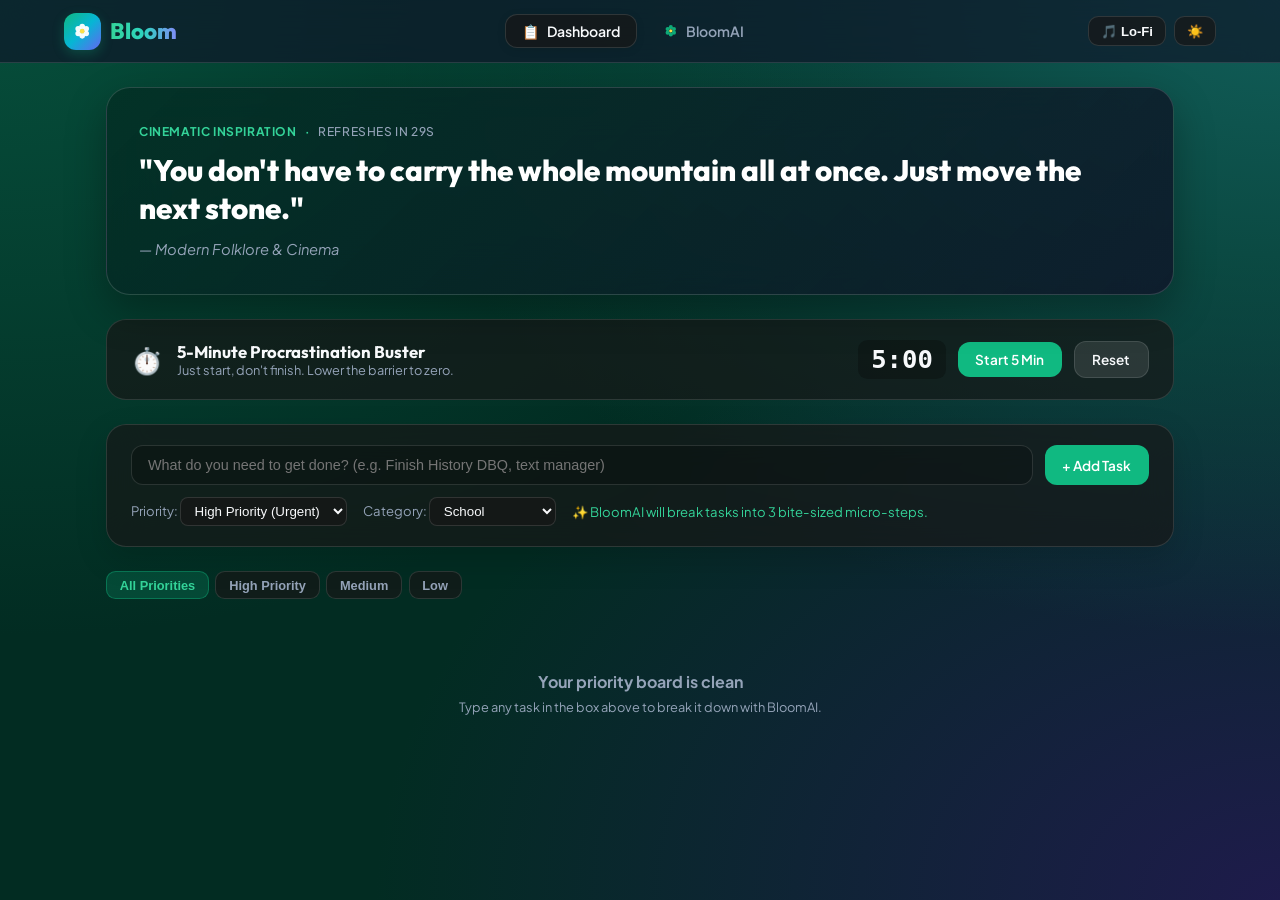
<file: standalone/index.html>
<!DOCTYPE html>
<html lang="en" class="dark">
<head>
  <meta charset="UTF-8" />
  <meta name="viewport" content="width=device-width, initial-scale=1.0" />
  <title>Bloom - Empathetic Student-Worker Space</title>
  <link rel="stylesheet" href="./bloom.css" />
  <link rel="preconnect" href="https://fonts.googleapis.com" />
  <link rel="preconnect" href="https://fonts.gstatic.com" crossorigin />
  <link href="https://fonts.googleapis.com/css2?family=Outfit:wght@500;600;700;800&family=Plus+Jakarta+Sans:wght@400;500;600;700&display=swap" rel="stylesheet" />
</head>
<body class="bg-gradient-aurora text-slate-100 min-h-screen">

  <!-- Header Navigation -->
  <header class="navbar">
    <div class="nav-container">
      <div class="nav-brand">
        <!-- Blooming Flower Logo -->
        <div class="flower-icon-box">
          <svg viewBox="0 0 24 24" class="flower-svg" fill="none">
            <circle cx="12" cy="7" r="3" fill="#ffffff" fill-opacity="0.95"/>
            <circle cx="16.3" cy="9.5" r="3" fill="#ffffff" fill-opacity="0.95"/>
            <circle cx="16.3" cy="14.5" r="3" fill="#ffffff" fill-opacity="0.95"/>
            <circle cx="12" cy="17" r="3" fill="#ffffff" fill-opacity="0.95"/>
            <circle cx="7.7" cy="14.5" r="3" fill="#ffffff" fill-opacity="0.95"/>
            <circle cx="7.7" cy="9.5" r="3" fill="#ffffff" fill-opacity="0.95"/>
            <circle cx="12" cy="12" r="2.5" fill="#FDE047"/>
          </svg>
        </div>
        <span class="brand-text">Bloom</span>
      </div>

      <nav class="nav-links">
        <button class="nav-btn active" id="tab-dashboard-btn" onclick="switchTab('dashboard')">
          <span>📋</span> Dashboard
        </button>
        <button class="nav-btn" id="tab-bloomai-btn" onclick="switchTab('bloomai')">
          <!-- Flower Logo for BloomAI -->
          <svg viewBox="0 0 24 24" class="tab-flower-svg" fill="none">
            <circle cx="12" cy="7" r="2.8" fill="#10B981" fill-opacity="0.9"/>
            <circle cx="16.3" cy="9.5" r="2.8" fill="#10B981" fill-opacity="0.9"/>
            <circle cx="16.3" cy="14.5" r="2.8" fill="#10B981" fill-opacity="0.9"/>
            <circle cx="12" cy="17" r="2.8" fill="#10B981" fill-opacity="0.9"/>
            <circle cx="7.7" cy="14.5" r="2.8" fill="#10B981" fill-opacity="0.9"/>
            <circle cx="7.7" cy="9.5" r="2.8" fill="#10B981" fill-opacity="0.9"/>
            <circle cx="12" cy="12" r="2.2" fill="#FDE047"/>
          </svg>
          BloomAI
        </button>
      </nav>

      <div class="nav-controls">
        <button class="control-btn" id="lofi-btn" onclick="toggleLofiMusic()" title="Toggle soft lo-fi background music">
          🎵 <span id="lofi-text">Lo-Fi</span>
        </button>
        <button class="control-btn" id="theme-btn" onclick="toggleDayNight()" title="Toggle Day/Night mode">
          ☀️
        </button>
      </div>
    </div>
  </header>

  <!-- Main Content -->
  <main class="main-container">
    
    <!-- Bold Pop Culture Motivational Quote (Refreshes every 30s) -->
    <section class="hero-quote-card">
      <div class="quote-header">
        <span class="tag">Cinematic Inspiration</span>
        <span class="sep">·</span>
        <span class="timer-tag" id="quote-countdown">Refreshes in 30s</span>
      </div>
      <h1 class="bold-white-quote" id="quote-text">
        "You don't have to carry the whole mountain all at once. Just move the next stone."
      </h1>
      <div class="quote-source" id="quote-source">— Modern Folklore & Cinema</div>
    </section>

    <!-- TAB 1: DASHBOARD -->
    <section id="dashboard-view" class="tab-view active-view">
      
      <!-- 5-Minute Procrastination Buster Sprint Banner -->
      <div class="sprint-banner">
        <div class="sprint-info">
          <div class="sprint-badge">⏱️</div>
          <div>
            <h3>5-Minute Procrastination Buster</h3>
            <p>Just start, don't finish. Lower the barrier to zero.</p>
          </div>
        </div>
        <div class="sprint-controls">
          <span class="timer-digits" id="sprint-digits">5:00</span>
          <button class="btn btn-primary" id="sprint-toggle-btn" onclick="toggleSprintTimer()">Start 5 Min</button>
          <button class="btn btn-secondary" onclick="resetSprintTimer()">Reset</button>
        </div>
      </div>

      <!-- Task Input Form -->
      <div class="card task-input-card">
        <form id="task-form" onsubmit="handleAddTask(event)">
          <div class="input-row">
            <input type="text" id="task-input" placeholder="What do you need to get done? (e.g. Finish History DBQ, text manager)" required />
            <button type="submit" class="btn btn-primary">+ Add Task</button>
          </div>
          <div class="options-row">
            <div class="select-group">
              <label for="task-priority">Priority:</label>
              <select id="task-priority">
                <option value="high">High Priority (Urgent)</option>
                <option value="medium">Medium Priority</option>
                <option value="low">Low Priority (Later)</option>
              </select>
            </div>
            <div class="select-group">
              <label for="task-category">Category:</label>
              <select id="task-category">
                <option value="school">School</option>
                <option value="work">Job / Shift</option>
                <option value="life">Personal / Life</option>
                <option value="health">Rest / Health</option>
              </select>
            </div>
            <span class="hint-text">✨ BloomAI will break tasks into 3 bite-sized micro-steps.</span>
          </div>
        </form>
      </div>

      <!-- Priority Filter Bar -->
      <div class="filter-bar">
        <div class="filter-chips">
          <button class="filter-chip active" onclick="setPriorityFilter('all')">All Priorities</button>
          <button class="filter-chip" onclick="setPriorityFilter('high')">High Priority</button>
          <button class="filter-chip" onclick="setPriorityFilter('medium')">Medium</button>
          <button class="filter-chip" onclick="setPriorityFilter('low')">Low</button>
        </div>
      </div>

      <!-- Task List Area -->
      <div id="task-list" class="task-list">
        <!-- Rendered dynamically via bloom.js -->
      </div>
    </section>

    <!-- TAB 2: BLOOMAI COMPANION -->
    <section id="bloomai-view" class="tab-view hidden-view">
      <div class="card chat-card">
        <!-- BloomAI Header with Flower Logo -->
        <div class="chat-header">
          <div class="chat-brand">
            <div class="flower-icon-box">
              <svg viewBox="0 0 24 24" class="flower-svg" fill="none">
                <circle cx="12" cy="7" r="3" fill="#ffffff" fill-opacity="0.95"/>
                <circle cx="16.3" cy="9.5" r="3" fill="#ffffff" fill-opacity="0.95"/>
                <circle cx="16.3" cy="14.5" r="3" fill="#ffffff" fill-opacity="0.95"/>
                <circle cx="12" cy="17" r="3" fill="#ffffff" fill-opacity="0.95"/>
                <circle cx="7.7" cy="14.5" r="3" fill="#ffffff" fill-opacity="0.95"/>
                <circle cx="7.7" cy="9.5" r="3" fill="#ffffff" fill-opacity="0.95"/>
                <circle cx="12" cy="12" r="2.5" fill="#FDE047"/>
              </svg>
            </div>
            <div>
              <h2>BloomAI</h2>
              <span class="sub-badge">24/7 Empathetic Companion</span>
            </div>
          </div>
          <button class="btn btn-secondary btn-sm" onclick="clearBloomChat()">Reset Chat</button>
        </div>

        <!-- Quick Ask Chips -->
        <div class="quick-chips">
          <span class="quick-label">Quick ask:</span>
          <button class="chip" onclick="sendQuickPrompt('How do I ask my boss for fewer hours during exams?')">Boss & shifts</button>
          <button class="chip" onclick="sendQuickPrompt('My guidance counselor told me to just buy a planner. Why dont adults get it?')">Counselor advice</button>
          <button class="chip" onclick="sendQuickPrompt('I have a shift in 2 hours and havent touched my essay.')">Late essay</button>
          <button class="chip" onclick="sendQuickPrompt('I am completely exhausted and cant focus on anything.')">Exhaustion</button>
        </div>

        <!-- Messages Thread -->
        <div id="chat-messages" class="chat-messages">
          <!-- Dynamically populated -->
        </div>

        <!-- Chat Input Form -->
        <form id="chat-form" onsubmit="handleSendChatMessage(event)" class="chat-input-bar">
          <input type="text" id="chat-input" placeholder="Type anything on your mind—no need to filter yourself..." />
          <button type="submit" class="btn btn-primary send-btn">Send</button>
        </form>
        <div class="chat-footer-note">
          🔒 Private in-session · Crisis? Text HOME to 741741 or call 988
        </div>
      </div>
    </section>

  </main>

  <script src="./bloom.js"></script>
</body>
</html>
</file>
<file: standalone/bloom.css>
/* Bloom - Standalone Human-Centered Stylesheet */

:root {
  --font-heading: 'Outfit', sans-serif;
  --font-body: 'Plus Jakarta Sans', sans-serif;
  --bg-gradient: radial-gradient(at 0% 0%, #064e3b 0px, transparent 50%),
                 radial-gradient(at 100% 0%, #115e59 0px, transparent 50%),
                 radial-gradient(at 100% 100%, #1e1b4b 0px, transparent 50%),
                 #022c22;
  --card-bg: rgba(23, 23, 23, 0.7);
  --card-border: rgba(255, 255, 255, 0.12);
  --text-main: #f8fafc;
  --text-muted: #94a3b8;
  --primary-emerald: #10b981;
  --primary-emerald-hover: #059669;
}

html.light {
  --bg-gradient: radial-gradient(at 0% 0%, #d1fae5 0px, transparent 50%),
                 radial-gradient(at 100% 0%, #ccfbf1 0px, transparent 50%),
                 radial-gradient(at 100% 100%, #e0e7ff 0px, transparent 50%),
                 #f0fdf4;
  --card-bg: rgba(255, 255, 255, 0.85);
  --card-border: rgba(0, 0, 0, 0.08);
  --text-main: #0f172a;
  --text-muted: #64748b;
}

* {
  box-sizing: border-box;
  margin: 0;
  padding: 0;
}

body {
  font-family: var(--font-body);
  background: var(--bg-gradient);
  background-attachment: fixed;
  color: var(--text-main);
  min-height: 100vh;
  transition: background 0.4s ease, color 0.3s ease;
  padding-bottom: 3rem;
}

/* Navbar */
.navbar {
  position: sticky;
  top: 0;
  z-index: 50;
  backdrop-filter: blur(16px);
  -webkit-backdrop-filter: blur(16px);
  background: rgba(15, 23, 42, 0.7);
  border-bottom: 1px solid var(--card-border);
}

html.light .navbar {
  background: rgba(255, 255, 255, 0.8);
}

.nav-container {
  max-width: 1200px;
  margin: 0 auto;
  padding: 0.8rem 1.5rem;
  display: flex;
  align-items: center;
  justify-content: space-between;
  gap: 1rem;
}

.nav-brand {
  display: flex;
  align-items: center;
  gap: 0.6rem;
}

.flower-icon-box {
  width: 2.3rem;
  height: 2.3rem;
  border-radius: 0.75rem;
  background: linear-gradient(135deg, #10b981, #06b6d4, #6366f1);
  display: flex;
  align-items: center;
  justify-content: center;
  box-shadow: 0 4px 12px rgba(16, 185, 129, 0.25);
}

.flower-svg {
  width: 1.4rem;
  height: 1.4rem;
}

.tab-flower-svg {
  width: 1.1rem;
  height: 1.1rem;
  display: inline-block;
  vertical-align: middle;
}

.brand-text {
  font-family: var(--font-heading);
  font-size: 1.4rem;
  font-weight: 800;
  background: linear-gradient(90deg, #34d399, #2dd4bf, #818cf8);
  -webkit-background-clip: text;
  -webkit-text-fill-color: transparent;
}

.nav-links {
  display: flex;
  align-items: center;
  gap: 0.5rem;
}

.nav-btn {
  background: transparent;
  border: 1px solid transparent;
  color: var(--text-muted);
  font-family: var(--font-body);
  font-size: 0.88rem;
  font-weight: 600;
  padding: 0.45rem 1rem;
  border-radius: 0.75rem;
  cursor: pointer;
  display: flex;
  align-items: center;
  gap: 0.4rem;
  transition: all 0.2s;
}

.nav-btn:hover {
  color: var(--text-main);
  background: rgba(255, 255, 255, 0.08);
}

.nav-btn.active {
  background: var(--card-bg);
  color: var(--text-main);
  border-color: var(--card-border);
  box-shadow: 0 2px 8px rgba(0, 0, 0, 0.1);
}

.nav-controls {
  display: flex;
  align-items: center;
  gap: 0.5rem;
}

.control-btn {
  background: var(--card-bg);
  border: 1px solid var(--card-border);
  color: var(--text-main);
  border-radius: 0.65rem;
  padding: 0.4rem 0.75rem;
  font-size: 0.82rem;
  font-weight: 600;
  cursor: pointer;
  transition: background 0.2s;
}

.control-btn:hover {
  background: rgba(255, 255, 255, 0.15);
}

/* Layout */
.main-container {
  max-width: 1100px;
  margin: 1.5rem auto;
  padding: 0 1rem;
  display: flex;
  flex-direction: column;
  gap: 1.5rem;
}

.card {
  background: var(--card-bg);
  border: 1px solid var(--card-border);
  border-radius: 1.25rem;
  backdrop-filter: blur(20px);
  -webkit-backdrop-filter: blur(20px);
  padding: 1.5rem;
  box-shadow: 0 12px 32px rgba(0, 0, 0, 0.15);
}

/* Hero Quote */
.hero-quote-card {
  background: linear-gradient(135deg, rgba(2, 44, 34, 0.75), rgba(15, 23, 42, 0.85));
  border: 1px solid rgba(255, 255, 255, 0.15);
  border-radius: 1.5rem;
  padding: 2.2rem 2rem;
  backdrop-filter: blur(24px);
  box-shadow: 0 16px 40px rgba(0, 0, 0, 0.3);
}

.quote-header {
  display: flex;
  align-items: center;
  gap: 0.5rem;
  font-size: 0.75rem;
  color: #34d399;
  font-weight: 700;
  text-transform: uppercase;
  letter-spacing: 0.05em;
  margin-bottom: 0.75rem;
}

.timer-tag {
  color: var(--text-muted);
  font-weight: 500;
}

.bold-white-quote {
  font-family: var(--font-heading);
  font-size: 1.85rem;
  font-weight: 800;
  color: #ffffff !important;
  line-height: 1.3;
  margin-bottom: 0.8rem;
}

.quote-source {
  font-size: 0.92rem;
  color: #94a3b8;
  font-style: italic;
}

/* 5-Min Sprint Banner */
.sprint-banner {
  background: var(--card-bg);
  border: 1px solid var(--card-border);
  border-radius: 1.25rem;
  padding: 1.25rem 1.5rem;
  display: flex;
  align-items: center;
  justify-content: space-between;
  flex-wrap: wrap;
  gap: 1rem;
}

.sprint-info {
  display: flex;
  align-items: center;
  gap: 0.85rem;
}

.sprint-badge {
  font-size: 1.6rem;
}

.sprint-info h3 {
  font-family: var(--font-heading);
  font-size: 1.05rem;
  font-weight: 700;
}

.sprint-info p {
  font-size: 0.8rem;
  color: var(--text-muted);
}

.sprint-controls {
  display: flex;
  align-items: center;
  gap: 0.75rem;
}

.timer-digits {
  font-family: monospace;
  font-size: 1.6rem;
  font-weight: 700;
  background: rgba(0, 0, 0, 0.25);
  padding: 0.3rem 0.8rem;
  border-radius: 0.6rem;
}

/* Buttons */
.btn {
  font-family: var(--font-body);
  font-size: 0.85rem;
  font-weight: 600;
  padding: 0.55rem 1.1rem;
  border-radius: 0.75rem;
  border: none;
  cursor: pointer;
  transition: all 0.2s;
}

.btn-primary {
  background: var(--primary-emerald);
  color: white;
}

.btn-primary:hover {
  background: var(--primary-emerald-hover);
}

.btn-secondary {
  background: rgba(255, 255, 255, 0.1);
  color: var(--text-main);
  border: 1px solid var(--card-border);
}

.btn-secondary:hover {
  background: rgba(255, 255, 255, 0.18);
}

/* Task Form */
.task-input-card {
  padding: 1.25rem 1.5rem;
}

.input-row {
  display: flex;
  gap: 0.75rem;
  margin-bottom: 0.75rem;
}

.input-row input {
  flex: 1;
  background: rgba(0, 0, 0, 0.2);
  border: 1px solid var(--card-border);
  padding: 0.7rem 1rem;
  border-radius: 0.75rem;
  color: var(--text-main);
  font-size: 0.9rem;
}

html.light .input-row input {
  background: #ffffff;
}

.input-row input:focus {
  outline: 2px solid var(--primary-emerald);
}

.options-row {
  display: flex;
  align-items: center;
  flex-wrap: wrap;
  gap: 1rem;
  font-size: 0.82rem;
  color: var(--text-muted);
}

.select-group select {
  background: var(--card-bg);
  border: 1px solid var(--card-border);
  color: var(--text-main);
  padding: 0.3rem 0.6rem;
  border-radius: 0.5rem;
}

.hint-text {
  color: #34d399;
}

/* Filter Chips */
.filter-bar {
  display: flex;
  justify-content: space-between;
  align-items: center;
}

.filter-chips {
  display: flex;
  gap: 0.4rem;
}

.filter-chip {
  background: var(--card-bg);
  border: 1px solid var(--card-border);
  color: var(--text-muted);
  padding: 0.35rem 0.8rem;
  border-radius: 0.6rem;
  font-size: 0.8rem;
  font-weight: 600;
  cursor: pointer;
}

.filter-chip.active {
  background: rgba(16, 185, 129, 0.2);
  color: #34d399;
  border-color: rgba(16, 185, 129, 0.4);
}

/* Task Items */
.task-list {
  display: flex;
  flex-direction: column;
  gap: 0.75rem;
}

.task-card {
  background: var(--card-bg);
  border: 1px solid var(--card-border);
  border-radius: 1rem;
  padding: 1.1rem 1.4rem;
  display: flex;
  flex-direction: column;
  gap: 0.6rem;
  transition: transform 0.2s;
}

.task-card.high-priority {
  border-color: rgba(244, 63, 94, 0.4);
}

.task-card.medium-priority {
  border-color: rgba(245, 158, 11, 0.4);
}

.task-card.completed {
  opacity: 0.5;
  text-decoration: line-through;
}

.task-top {
  display: flex;
  align-items: center;
  justify-content: space-between;
  gap: 1rem;
}

.task-title-group {
  display: flex;
  align-items: center;
  gap: 0.75rem;
  flex: 1;
}

.task-checkbox {
  width: 1.25rem;
  height: 1.25rem;
  cursor: pointer;
  accent-color: var(--primary-emerald);
}

.task-badge {
  font-size: 0.68rem;
  font-weight: 700;
  text-transform: uppercase;
  padding: 0.2rem 0.5rem;
  border-radius: 0.4rem;
}

.task-badge.high { background: rgba(244, 63, 94, 0.2); color: #fda4af; }
.task-badge.medium { background: rgba(245, 158, 11, 0.2); color: #fde68a; }
.task-badge.low { background: rgba(16, 185, 129, 0.2); color: #a7f3d0; }

.micro-steps-box {
  background: rgba(0, 0, 0, 0.2);
  border-radius: 0.75rem;
  padding: 0.75rem 1rem;
  font-size: 0.8rem;
  margin-top: 0.3rem;
}

.micro-steps-box ol {
  padding-left: 1.2rem;
  color: var(--text-muted);
}

.micro-steps-box li {
  margin: 0.25rem 0;
}

.empty-state {
  text-align: center;
  padding: 3rem 1rem;
  color: var(--text-muted);
}

/* Chat Card */
.chat-card {
  height: 600px;
  display: flex;
  flex-direction: column;
  padding: 0;
  overflow: hidden;
}

.chat-header {
  padding: 1rem 1.5rem;
  border-bottom: 1px solid var(--card-border);
  display: flex;
  justify-content: space-between;
  align-items: center;
}

.chat-brand {
  display: flex;
  align-items: center;
  gap: 0.75rem;
}

.chat-brand h2 {
  font-family: var(--font-heading);
  font-size: 1.15rem;
  font-weight: 700;
}

.sub-badge {
  font-size: 0.75rem;
  color: #34d399;
}

.quick-chips {
  padding: 0.6rem 1.2rem;
  background: rgba(0, 0, 0, 0.15);
  border-bottom: 1px solid var(--card-border);
  display: flex;
  gap: 0.4rem;
  overflow-x: auto;
  align-items: center;
  font-size: 0.75rem;
}

.quick-label {
  color: var(--text-muted);
  font-weight: 600;
}

.chip {
  background: var(--card-bg);
  border: 1px solid var(--card-border);
  color: var(--text-main);
  padding: 0.3rem 0.65rem;
  border-radius: 1rem;
  white-space: nowrap;
  cursor: pointer;
}

.chat-messages {
  flex: 1;
  padding: 1.5rem;
  overflow-y: auto;
  display: flex;
  flex-direction: column;
  gap: 1rem;
}

.chat-bubble {
  max-width: 80%;
  padding: 0.85rem 1.15rem;
  border-radius: 1rem;
  font-size: 0.88rem;
  line-height: 1.5;
  white-space: pre-wrap;
}

.chat-bubble.user {
  background: #10b981;
  color: #ffffff;
  align-self: flex-end;
  border-bottom-right-radius: 0.2rem;
}

.chat-bubble.bot {
  background: rgba(255, 255, 255, 0.08);
  border: 1px solid var(--card-border);
  color: var(--text-main);
  align-self: flex-start;
  border-bottom-left-radius: 0.2rem;
}

.chat-input-bar {
  padding: 1rem 1.5rem;
  border-top: 1px solid var(--card-border);
  display: flex;
  gap: 0.75rem;
}

.chat-input-bar input {
  flex: 1;
  background: rgba(0, 0, 0, 0.25);
  border: 1px solid var(--card-border);
  color: var(--text-main);
  padding: 0.75rem 1rem;
  border-radius: 0.8rem;
  font-size: 0.9rem;
}

.chat-footer-note {
  font-size: 0.72rem;
  color: var(--text-muted);
  text-align: center;
  padding-bottom: 0.75rem;
}

.hidden-view { display: none !important; }
.active-view { display: flex !important; flex-direction: column; gap: 1.5rem; }
</file>
